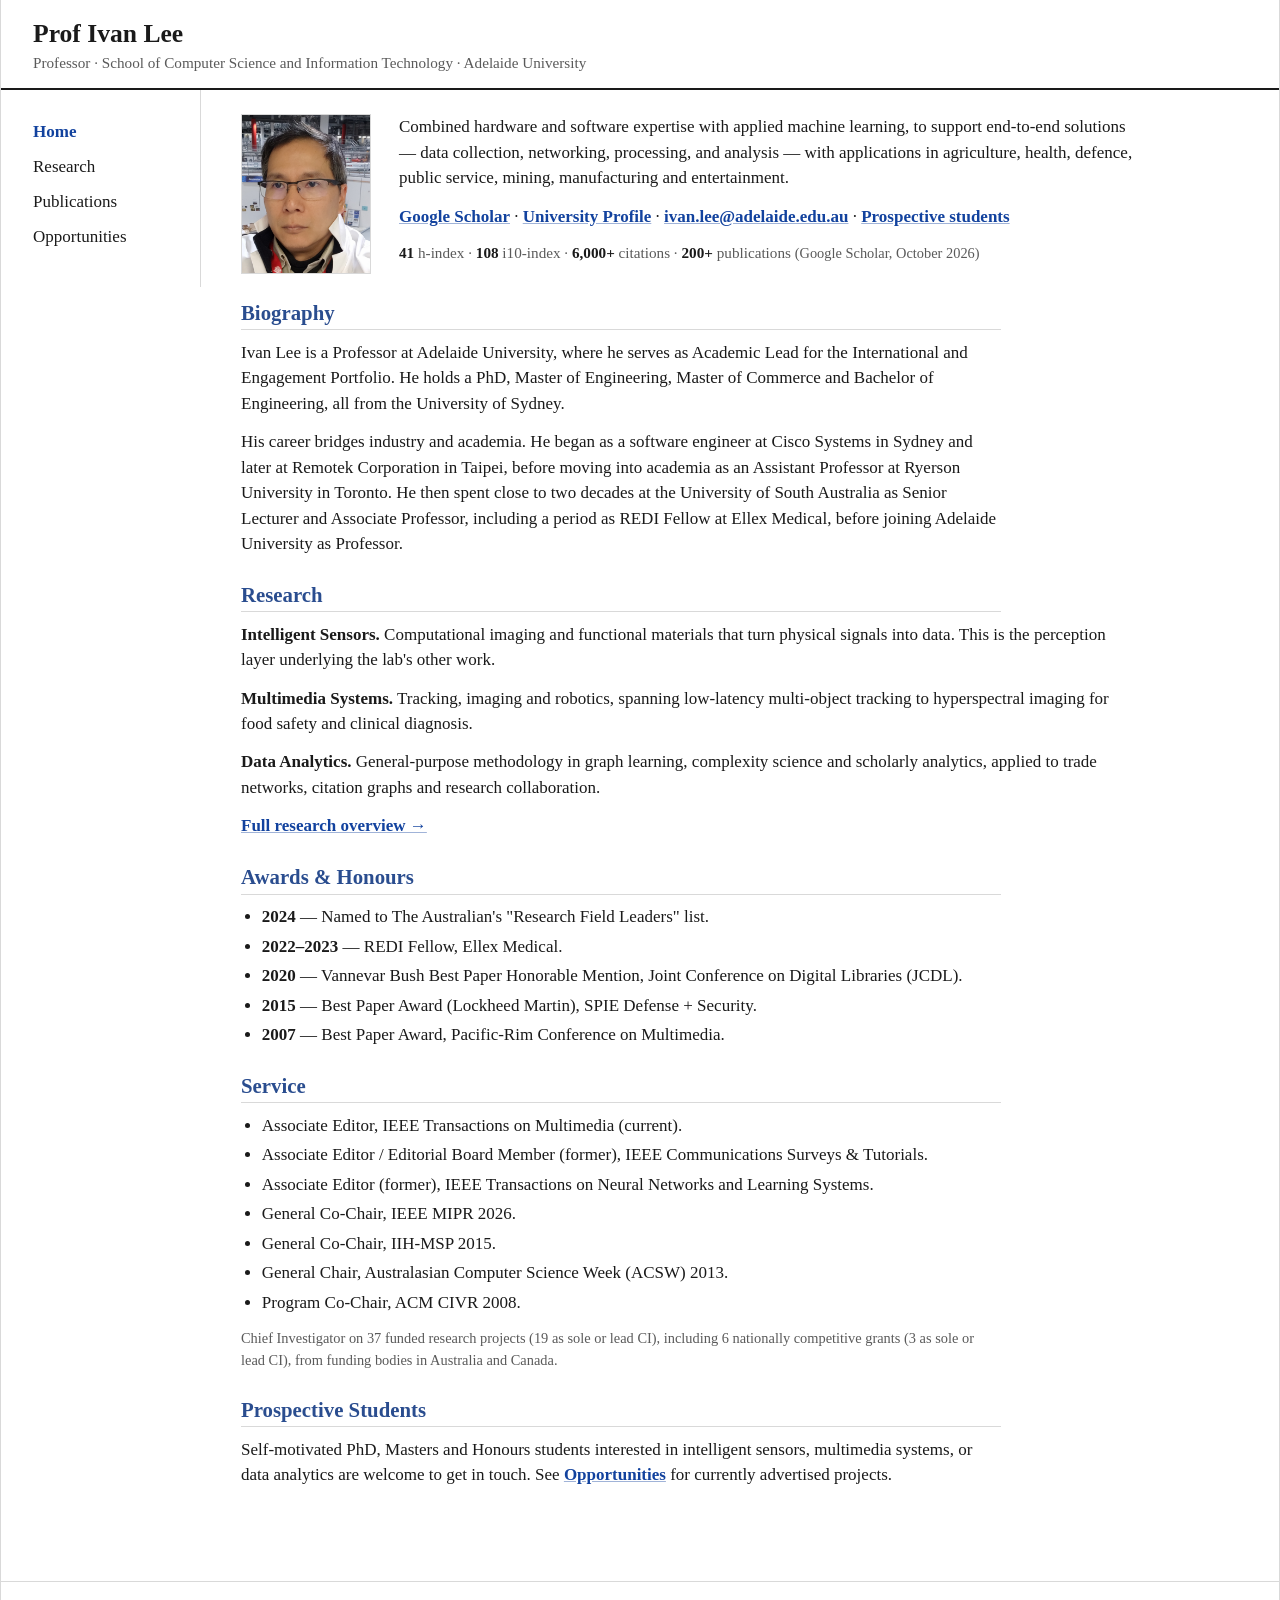
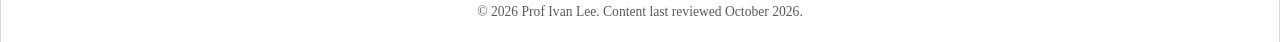
<file: index.html>
<!DOCTYPE html>
<html lang="en">
<head>
<meta charset="UTF-8">
<meta name="viewport" content="width=device-width, initial-scale=1.0">
<title>Home · Prof Ivan Lee </title>
<meta name="description" content="Prof Ivan Lee, researching Intelligent Sensors, Multimedia Systems and Data Analytics at University of Adelaide.">
<link rel="stylesheet" href="assets/css/style.css">
</head>
<body>
<div class="page">

<header class="masthead">
  <h1>Prof Ivan Lee</h1>
  <div class="role">Professor &middot; School of Computer Science and Information Technology &middot; Adelaide University</div>
</header>

<div class="layout">
  <nav class="sidebar">
    <a href="index.html" class="active">Home</a>
    <a href="research.html">Research</a>
    <a href="publications.html">Publications</a>
    <!-- <a href="team.html">Team</a> -->
    <a href="opportunities.html">Opportunities</a>
  </nav>

  <main class="content">

    <div class="intro">
      <!-- TODO: 放真实照片到 assets/img/team/ivan-lee.jpg,并把下方占位换成 <img class="avatar-photo" src="assets/img/team/ivan-lee.jpg" alt="Prof Ivan Lee"> -->
      <!-- <div class="avatar-box">photo</div> -->
      <img class="avatar-photo" src="assets/img/team/ivan_lee.png" alt="Prof Ivan Lee">
      <div class="intro-text">
        <p id="hero-tagline">Loading…</p>
        <p>
          <a href="#" data-scholar-url target="_blank" rel="noopener">Google Scholar</a> &middot;
          <a href="#" data-profile-url target="_blank" rel="noopener">University Profile</a> &middot;
          <a href="#" data-site-email>Email</a> &middot;
          <a href="opportunities.html">Prospective students</a>
        </p>
        <p class="metrics-line" id="metrics-line"></p>
      </div>
    </div>

    <h2>Biography</h2>
    <div id="bio"></div>

    <h2>Research</h2>
    <div id="theme-grid"></div>
    <p><a href="research.html">Full research overview &rarr;</a></p>

    <h2>Awards &amp; Honours</h2>
    <ul id="awards-list"></ul>

    <h2>Service</h2>
    <ul id="service-list"></ul>
    <p class="small muted" id="funding-note"></p>

    <!-- <h2>Collaborators</h2> -->
    <!-- <p class="small muted">Named collaborators from Prof Lee's research overview, by project.</p> -->
    <!-- <ul id="collaborators-list"></ul> -->

    <!-- <h2>Sponsors &amp; Partners</h2> -->
    <!-- <p class="small muted">Organisations that have funded or hosted Prof Lee's research, grouped as in his own research overview (snapshot: September 2026).</p> -->
    <!-- <div class="sponsors-grid" id="sponsors-grid"></div> -->

    <h2>Prospective Students</h2>
    <p>Self-motivated PhD, Masters and Honours students interested in intelligent sensors, multimedia systems, or data analytics are welcome to get in touch. See <a href="opportunities.html">Opportunities</a> for currently advertised projects.</p>

  </main>
</div>

<footer class="site-footer">
  &copy; <span id="footer-year"></span> Prof Ivan Lee. Content last reviewed <span data-last-verified></span>.
</footer>

</div>
<script src="assets/js/data.js"></script>
<script src="assets/js/render.js"></script>
</body>
</html>
</file>
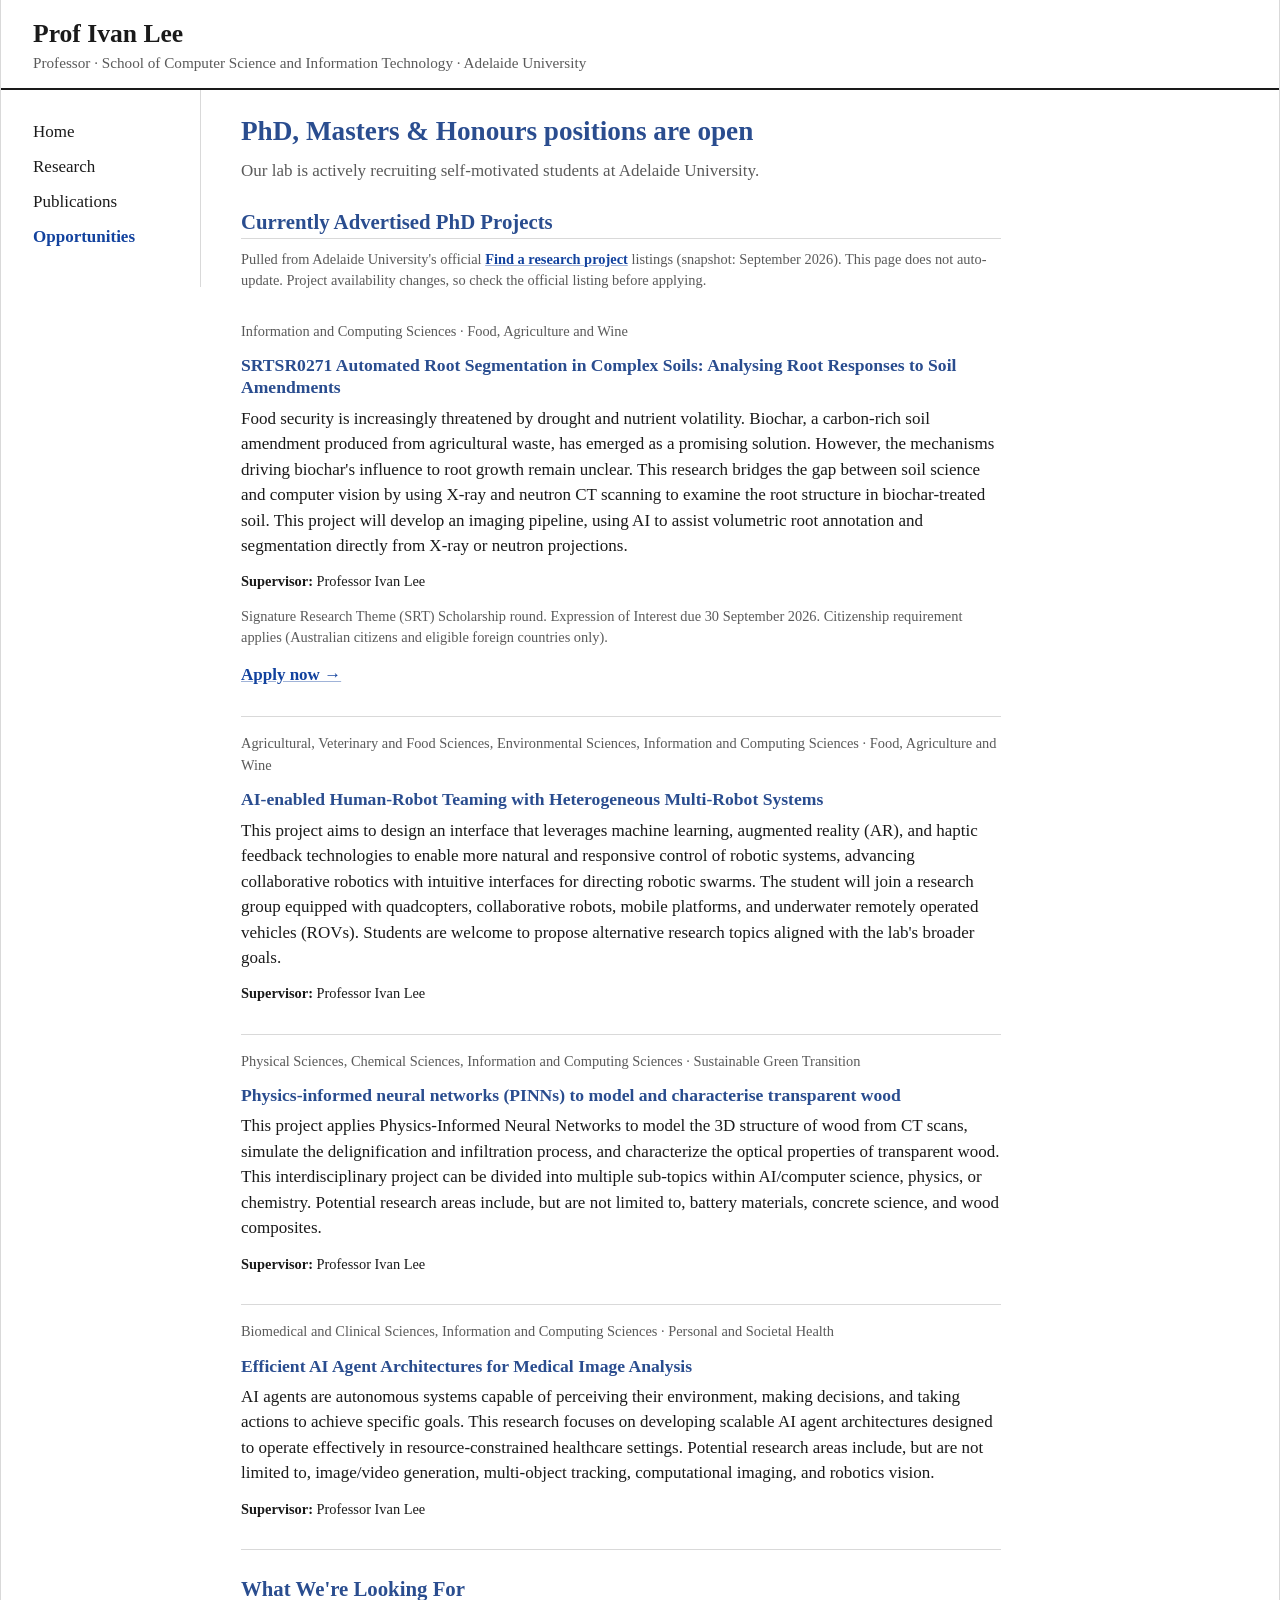
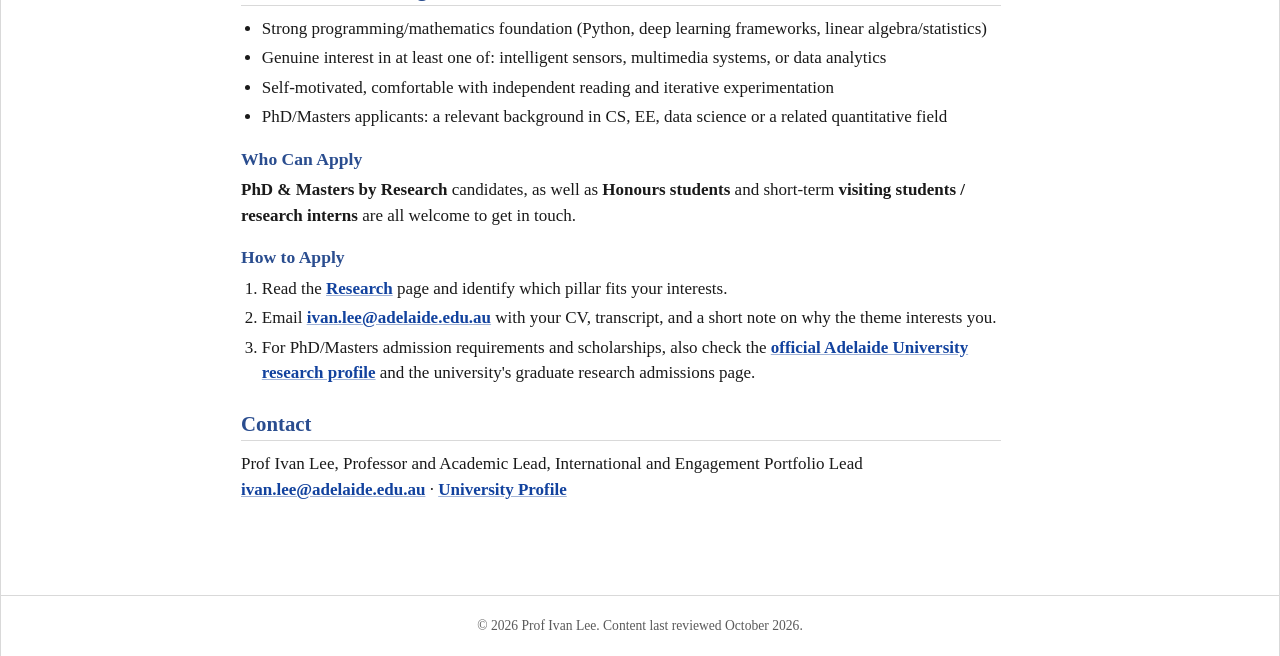
<file: opportunities.html>
<!DOCTYPE html>
<html lang="en">
<head>
<meta charset="UTF-8">
<meta name="viewport" content="width=device-width, initial-scale=1.0">
<title>Opportunities · Prof Ivan Lee</title>
<meta name="description" content="PhD, Masters and Honours positions.">
<link rel="stylesheet" href="assets/css/style.css">
</head>
<body>
<div class="page">

<header class="masthead">
  <h1>Prof Ivan Lee</h1>
  <div class="role">Professor &middot; School of Computer Science and Information Technology &middot; Adelaide University</div>
</header>

<div class="layout">
  <nav class="sidebar">
    <a href="index.html">Home</a>
    <a href="research.html">Research</a>
    <a href="publications.html">Publications</a>
    <!-- <a href="team.html">Team</a> -->
    <a href="opportunities.html" class="active">Opportunities</a>
  </nav>

  <main class="content">
    <h1>PhD, Masters &amp; Honours positions are open</h1>
    <p class="muted">Our lab is actively recruiting self-motivated students at Adelaide University.</p>

    <h2>Currently Advertised PhD Projects</h2>
    <p class="small muted">
      Pulled from Adelaide University's official
      <a href="https://www.adelaide.edu.au/research/research-degrees/research-projects/" target="_blank" rel="noopener">Find a research project</a>
      listings (snapshot: September 2026). This page does not auto-update. Project availability changes, so check the official listing before applying.
    </p>
    <div id="open-projects-list"></div>

    <h2>What We're Looking For</h2>
    <ul>
      <li>Strong programming/mathematics foundation (Python, deep learning frameworks, linear algebra/statistics)</li>
      <li>Genuine interest in at least one of: intelligent sensors, multimedia systems, or data analytics</li>
      <li>Self-motivated, comfortable with independent reading and iterative experimentation</li>
      <li>PhD/Masters applicants: a relevant background in CS, EE, data science or a related quantitative field</li>
    </ul>

    <h3>Who Can Apply</h3>
    <p><strong>PhD &amp; Masters by Research</strong> candidates, as well as <strong>Honours students</strong> and short-term <strong>visiting students / research interns</strong> are all welcome to get in touch.</p>

    <h3>How to Apply</h3>
    <ol>
      <li>Read the <a href="research.html">Research</a> page and identify which pillar fits your interests.</li>
      <li>Email <a href="#" data-site-email>email</a> with your CV, transcript, and a short note on why the theme interests you.</li>
      <li>For PhD/Masters admission requirements and scholarships, also check the <a href="#" data-profile-url target="_blank" rel="noopener">official Adelaide University research profile</a> and the university's graduate research admissions page.</li>
    </ol>

    <h2>Contact</h2>
    <p>
      Prof Ivan Lee, Professor and Academic Lead, International and Engagement Portfolio Lead<br>
      <a href="#" data-site-email>email</a> &middot;
      <a href="#" data-profile-url target="_blank" rel="noopener">University Profile</a>
    </p>
  </main>
</div>

<footer class="site-footer">
  &copy; <span id="footer-year"></span> Prof Ivan Lee. Content last reviewed <span data-last-verified></span>.
</footer>

</div>
<script src="assets/js/data.js"></script>
<script src="assets/js/render.js"></script>
</body>
</html>
</file>
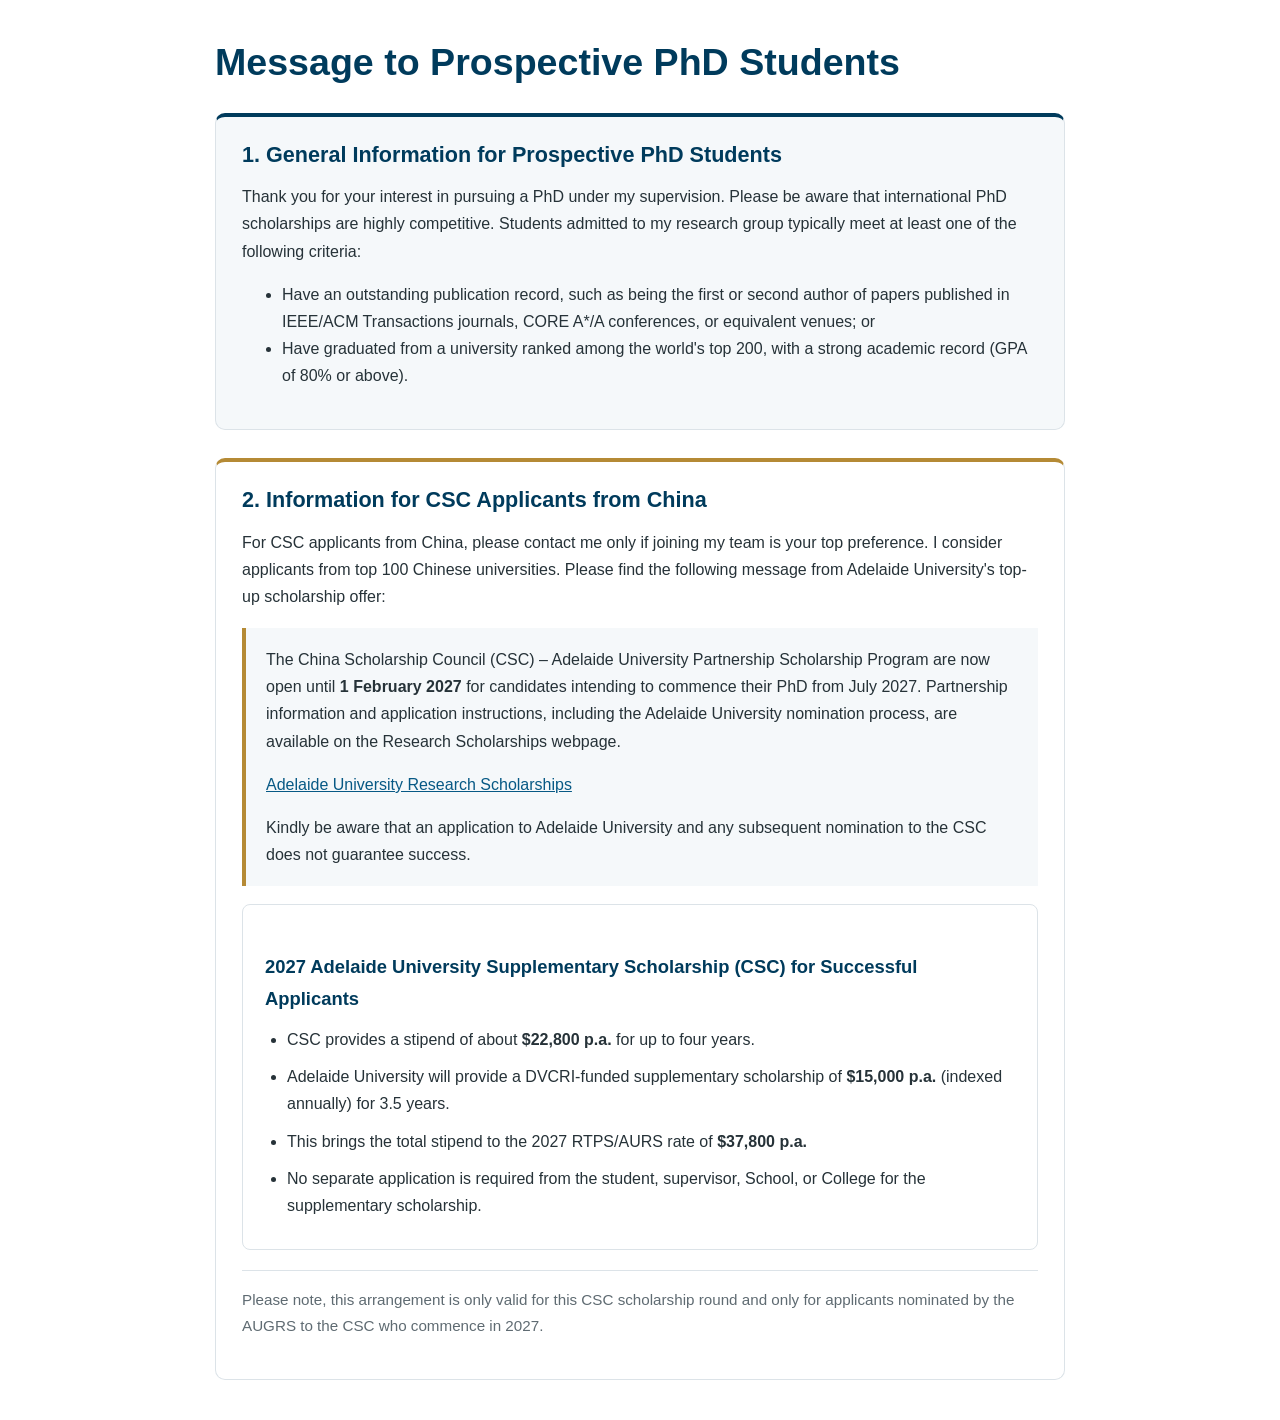
<file: prospective_phd_students.html>
<!DOCTYPE html>
<html lang="en-AU">
<head>
  <meta charset="UTF-8">
  <meta name="viewport" content="width=device-width, initial-scale=1.0">
  <meta name="description" content="Information for prospective PhD students and CSC applicants interested in joining the research team.">
  <title>Prospective PhD Students</title>
  <style>
    :root {
      --primary: #003b5c;
      --accent: #b58a35;
      --text: #263238;
      --muted: #5f6b72;
      --border: #dce3e8;
      --surface: #f5f8fa;
    }

    * { box-sizing: border-box; }

    body {
      margin: 0;
      padding: 40px 20px;
      background: #fff;
      color: var(--text);
      font-family: Arial, Helvetica, sans-serif;
      font-size: 16px;
      line-height: 1.7;
    }

    main {
      width: 100%;
      max-width: 850px;
      margin: 0 auto;
    }

    h1 {
      margin: 0 0 28px;
      color: var(--primary);
      font-size: clamp(1.8rem, 4vw, 2.35rem);
      line-height: 1.2;
    }

    h2 {
      margin: 0 0 14px;
      color: var(--primary);
      font-size: 1.35rem;
      line-height: 1.3;
    }

    h3 {
      margin: 26px 0 12px;
      color: var(--primary);
      font-size: 1.15rem;
    }

    p { margin: 0 0 16px; }

    .section {
      margin-top: 28px;
      padding: 24px 26px;
      border: 1px solid var(--border);
      border-radius: 10px;
    }

    .general {
      background: var(--surface);
      border-top: 4px solid var(--primary);
    }

    .csc {
      border-top: 4px solid var(--accent);
    }

    .notice {
      margin: 18px 0;
      padding: 18px 20px;
      border-left: 4px solid var(--accent);
      background: var(--surface);
    }

    .notice p:last-child { margin-bottom: 0; }

    .scholarship {
      margin-top: 18px;
      padding: 20px 22px;
      border: 1px solid var(--border);
      border-radius: 8px;
      background: #fff;
    }

    .scholarship ul {
      margin: 12px 0 0;
      padding-left: 22px;
    }

    .scholarship li { margin: 0 0 10px; }

    a {
      color: #075985;
      overflow-wrap: anywhere;
    }

    .closing-note {
      margin-top: 20px;
      padding-top: 16px;
      border-top: 1px solid var(--border);
      color: var(--muted);
      font-size: 0.95rem;
    }

    @media (max-width: 600px) {
      body { padding: 26px 16px; }
      .section { padding: 18px; }
      .notice, .scholarship { padding: 16px; }
    }
  </style>
</head>
<body>
  <main>
    <h1>Message to Prospective PhD Students</h1>

    <section class="section general" aria-labelledby="general-heading">
      <h2 id="general-heading">1. General Information for Prospective PhD Students</h2>
  <p>
    Thank you for your interest in pursuing a PhD under my supervision.
    Please be aware that international PhD scholarships are highly competitive.
    Students admitted to my research group typically meet at least one of the
    following criteria:
  </p>
  <ul>
    <li>
      Have an outstanding publication record, such as being the first or second
      author of papers published in IEEE/ACM Transactions journals, CORE A*/A
      conferences, or equivalent venues; or
    </li>
    <li>
      Have graduated from a university ranked among the world's top 200, with
      a strong academic record (GPA of 80% or above).
    </li>
  </ul>
    </section>

    <section class="section csc" aria-labelledby="csc-heading">
      <h2 id="csc-heading">2. Information for CSC Applicants from China</h2>
      <p>For CSC applicants from China, please contact me only if joining my team is your top preference. I consider applicants from top 100 Chinese universities. Please find the following message from Adelaide University's top-up scholarship offer:</p>

      <div class="notice" aria-label="CSC application information">
        <p>The China Scholarship Council (CSC) – Adelaide University Partnership Scholarship Program are now open until <strong>1 February 2027</strong> for candidates intending to commence their PhD from July 2027. Partnership information and application instructions, including the Adelaide University nomination process, are available on the Research Scholarships webpage.</p>
        <p><a href="https://adelaide.edu.au/research/research-degrees/research-scholarships/" target="_blank" rel="noopener noreferrer">Adelaide University Research Scholarships</a></p>
        <p>Kindly be aware that an application to Adelaide University and any subsequent nomination to the CSC does not guarantee success.</p>
      </div>

      <div class="scholarship">
        <h3>2027 Adelaide University Supplementary Scholarship (CSC) for Successful Applicants</h3>
        <ul>
          <li>CSC provides a stipend of about <strong>$22,800 p.a.</strong> for up to four years.</li>
          <li>Adelaide University will provide a DVCRI-funded supplementary scholarship of <strong>$15,000 p.a.</strong> (indexed annually) for 3.5 years.</li>
          <li>This brings the total stipend to the 2027 RTPS/AURS rate of <strong>$37,800 p.a.</strong></li>
          <li>No separate application is required from the student, supervisor, School, or College for the supplementary scholarship.</li>
        </ul>
      </div>

      <p class="closing-note">Please note, this arrangement is only valid for this CSC scholarship round and only for applicants nominated by the AUGRS to the CSC who commence in 2027.</p>
    </section>
  </main>
</body>
</html>
</file>
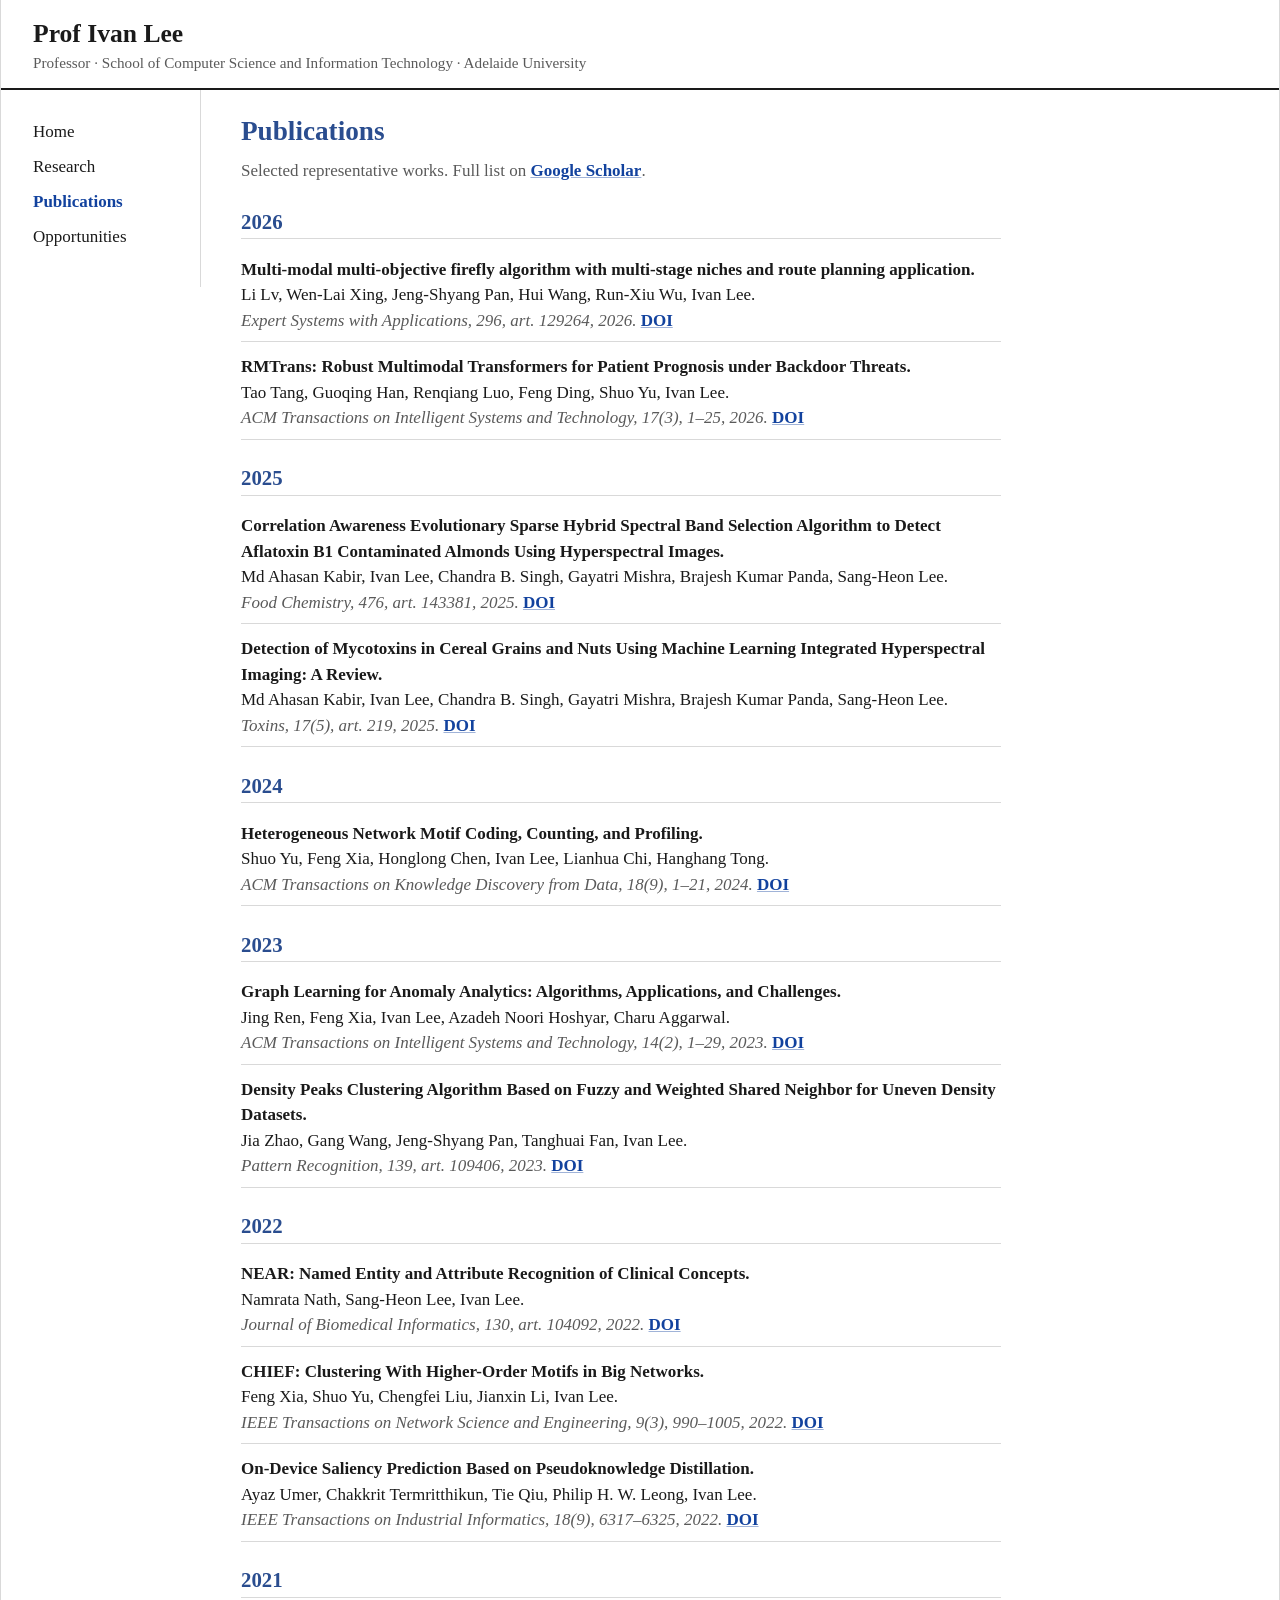
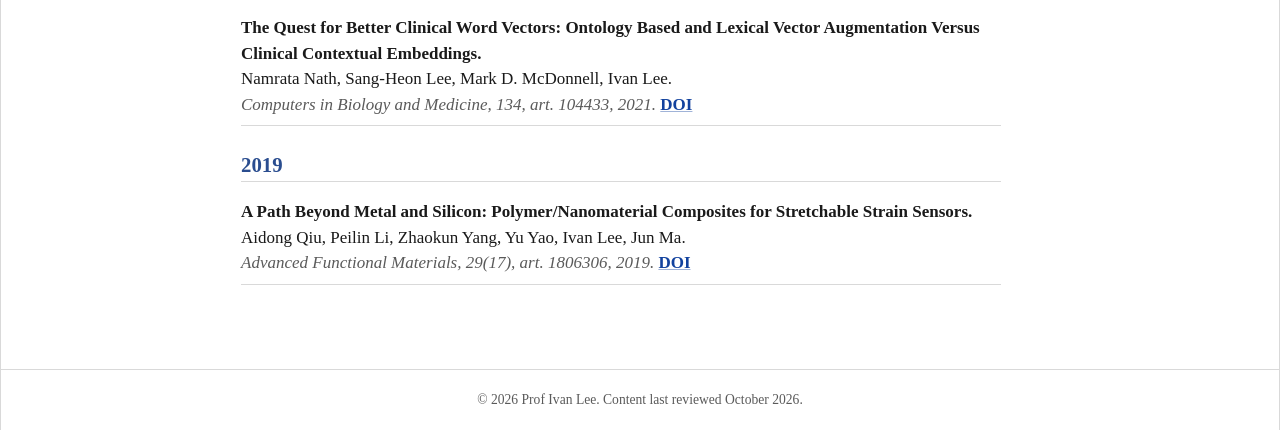
<file: publications.html>
<!DOCTYPE html>
<html lang="en">
<head>
<meta charset="UTF-8">
<meta name="viewport" content="width=device-width, initial-scale=1.0">
<title>Publications · Prof Ivan Lee</title>
<meta name="description" content="Selected publications by Prof Ivan Lee.">
<link rel="stylesheet" href="assets/css/style.css">
</head>
<body>
<div class="page">

<header class="masthead">
  <h1>Prof Ivan Lee</h1>
  <div class="role">Professor &middot; School of Computer Science and Information Technology &middot; Adelaide University</div>
</header>

<div class="layout">
  <nav class="sidebar">
    <a href="index.html">Home</a>
    <a href="research.html">Research</a>
    <a href="publications.html" class="active">Publications</a>
    <!-- <a href="team.html">Team</a> -->
    <a href="opportunities.html">Opportunities</a>
  </nav>

  <main class="content">
    <h1>Publications</h1>
    <p class="muted">Selected representative works. Full list on <a href="#" data-scholar-url target="_blank" rel="noopener">Google Scholar</a>.</p>
    <!--
      这里只收录了官方 profile 页面列出的代表性成果(约15条),完整发表列表请以 Google Scholar 为准。
      千人级合著的 Global Burden of Disease 系列论文未纳入(非其独立研究方向的代表作)。
    -->
    <div id="publications-list"></div>
  </main>
</div>

<footer class="site-footer">
  &copy; <span id="footer-year"></span> Prof Ivan Lee. Content last reviewed <span data-last-verified></span>.
</footer>

</div>
<script src="assets/js/data.js"></script>
<script src="assets/js/render.js"></script>
</body>
</html>
</file>
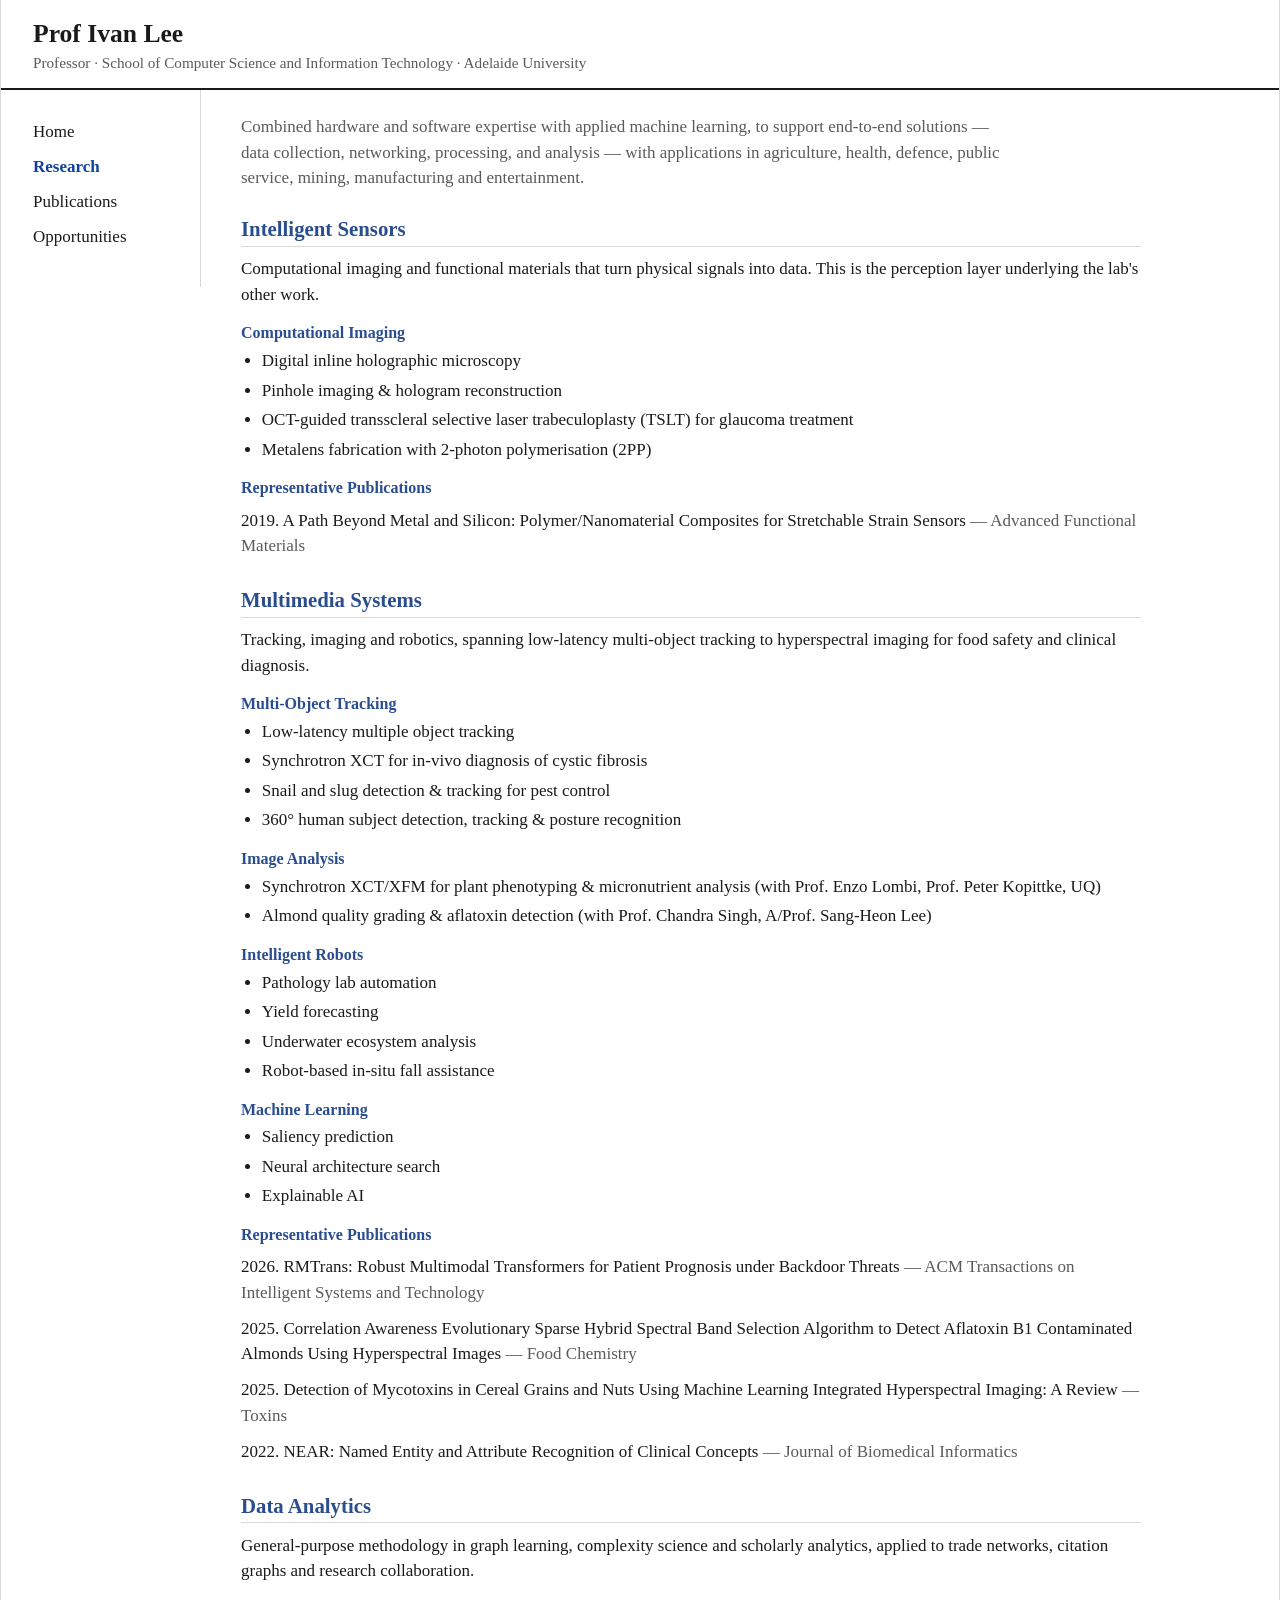
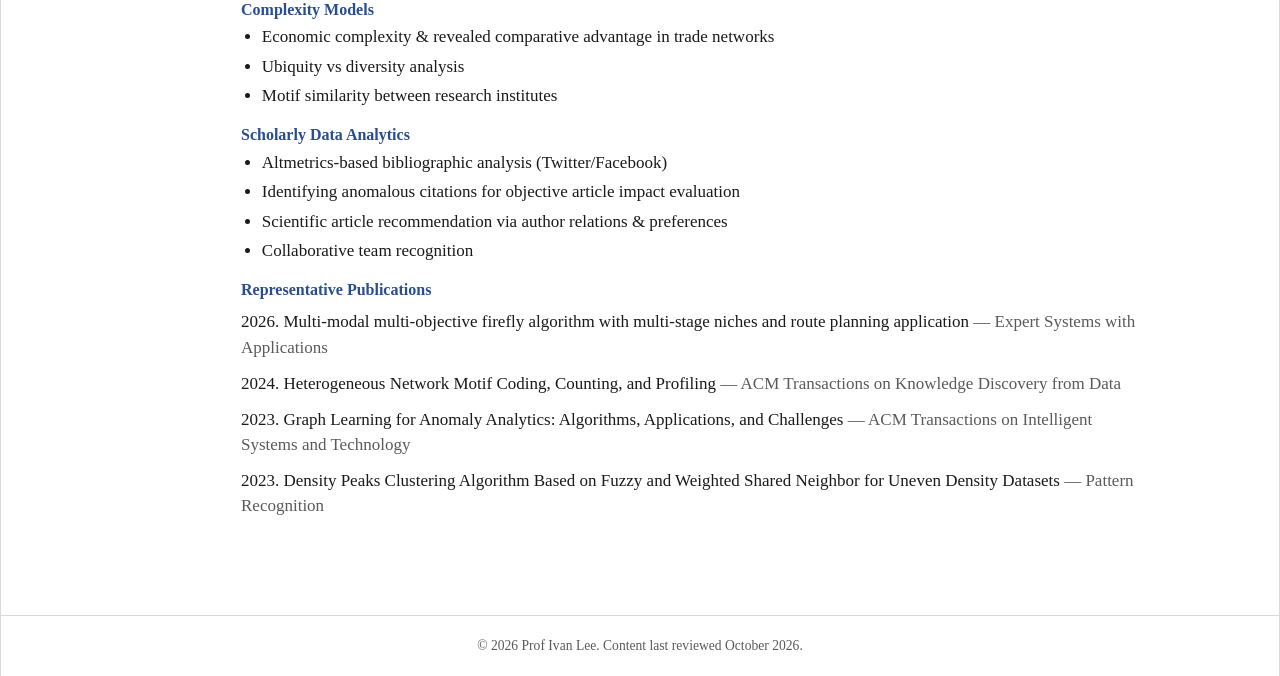
<file: research.html>
<!DOCTYPE html>
<html lang="en">
<head>
<meta charset="UTF-8">
<meta name="viewport" content="width=device-width, initial-scale=1.0">
<title>Research · Prof Ivan Lee</title>
<meta name="description" content="Research areas: Intelligent Sensors, Multimedia Systems, Data Analytics.">
<link rel="stylesheet" href="assets/css/style.css">
</head>
<body>
<div class="page">

<header class="masthead">
  <h1>Prof Ivan Lee</h1>
  <div class="role">Professor &middot; School of Computer Science and Information Technology &middot; Adelaide University</div>
</header>

<div class="layout">
  <nav class="sidebar">
    <a href="index.html">Home</a>
    <a href="research.html" class="active">Research</a>
    <a href="publications.html">Publications</a>
    <!-- <a href="team.html">Team</a> -->
    <a href="opportunities.html">Opportunities</a>
  </nav>

  <main class="content">
    <p class="muted" id="hero-tagline">Loading…</p>
    <!-- <p class="small muted">Three pillars, framed as in Prof Lee's own research overview.</p> -->
    <div id="research-detail"></div>
  </main>
</div>

<footer class="site-footer">
  &copy; <span id="footer-year"></span> Prof Ivan Lee. Content last reviewed <span data-last-verified></span>.
</footer>

</div>
<script src="assets/js/data.js"></script>
<script src="assets/js/render.js"></script>
</body>
</html>
</file>
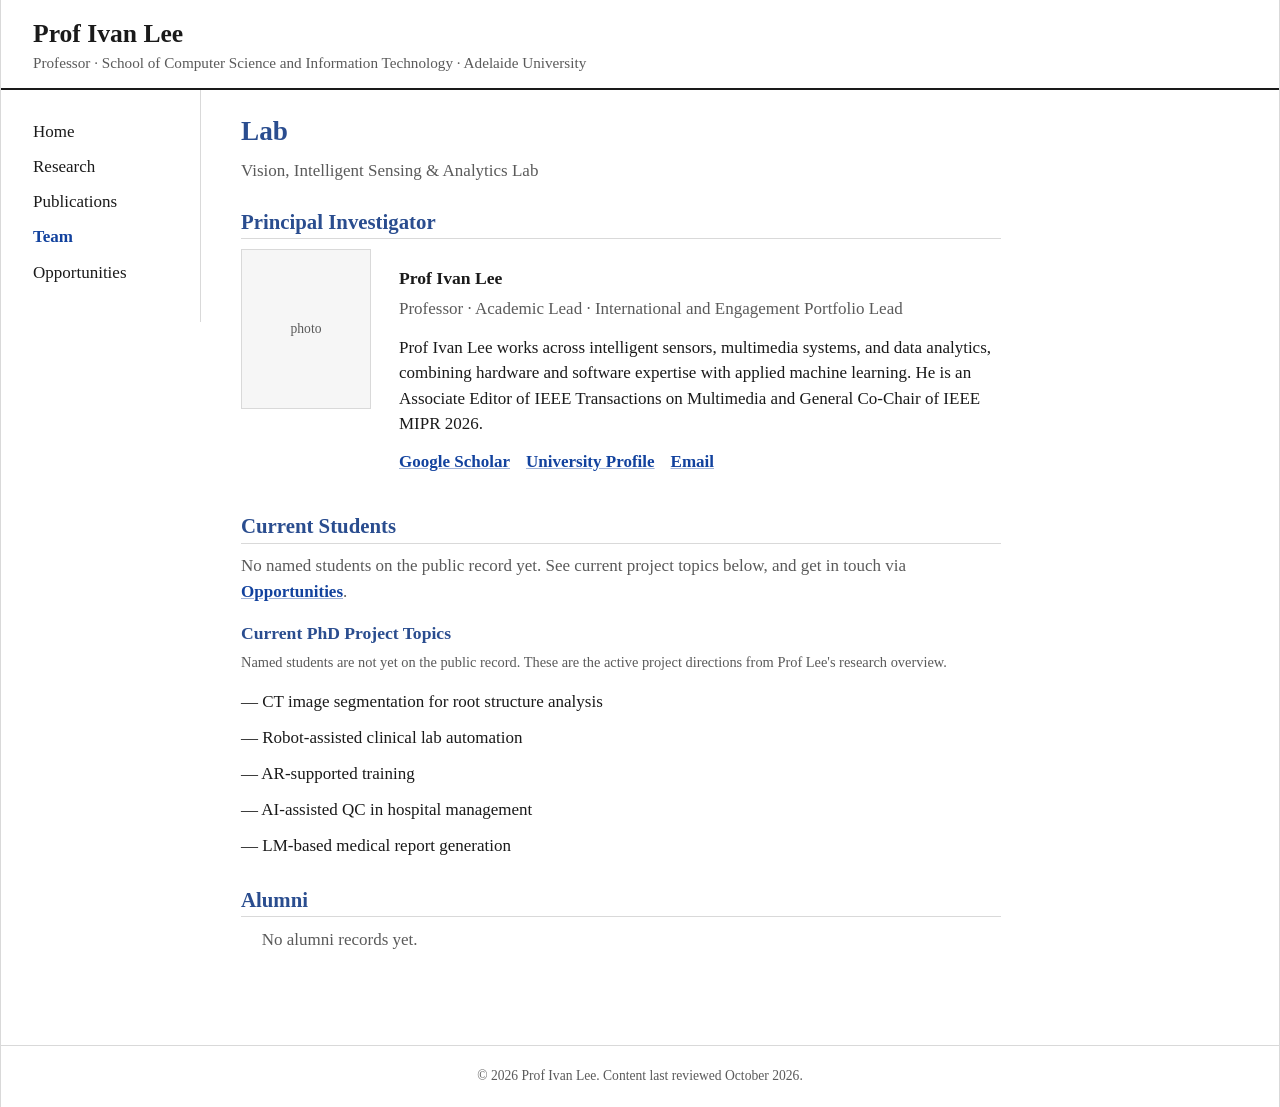
<file: team.html>
<!DOCTYPE html>
<html lang="en">
<head>
<meta charset="UTF-8">
<meta name="viewport" content="width=device-width, initial-scale=1.0">
<title>Team · Prof Ivan Lee</title>
<meta name="description" content="Lab team: PI, current PhD projects, and alumni.">
<link rel="stylesheet" href="assets/css/style.css">
</head>
<body>
<div class="page">

<header class="masthead">
  <h1>Prof Ivan Lee</h1>
  <div class="role">Professor &middot; School of Computer Science and Information Technology &middot; Adelaide University</div>
</header>

<div class="layout">
  <nav class="sidebar">
    <a href="index.html">Home</a>
    <a href="research.html">Research</a>
    <a href="publications.html">Publications</a>
    <a href="team.html" class="active">Team</a>
    <a href="opportunities.html">Opportunities</a>
  </nav>

  <main class="content">
    <h1>Lab</h1>
    <p class="muted">Vision, Intelligent Sensing &amp; Analytics Lab</p>

    <h2>Principal Investigator</h2>
    <div id="pi-card"></div>

    <h2>Current Students</h2>
    <div id="students-grid"></div>

    <h3>Current PhD Project Topics</h3>
    <p class="small muted">Named students are not yet on the public record. These are the active project directions from Prof Lee's research overview.</p>
    <ul class="project-list" id="current-projects-list"></ul>

    <h2>Alumni</h2>
    <ul id="alumni-list"></ul>
  </main>
</div>

<footer class="site-footer">
  &copy; <span id="footer-year"></span> Prof Ivan Lee. Content last reviewed <span data-last-verified></span>.
</footer>

</div>
<script src="assets/js/data.js"></script>
<script src="assets/js/render.js"></script>
</body>
</html>
</file>
<file: assets/css/style.css>
/*
 * 极简学术风格,参考 rp-main 模板(sidebar 导航 + Georgia/Times 衬线字体)与
 * czh513.github.io 的朴素排版。全站只用一个强调色(蓝),黑/白/灰为中性色,不计入配色数。
 * 不用卡片阴影、圆角徽章、渐变——纯文本层级 + 边框分隔。
 */
:root {
  --ink: #1a1a1a;
  --muted: #5a5a5a;
  --accent: #2a4d8f;
  --link: #12429e;
  --border: #d9d9d9;
  --bg-sidebar: #f6f6f6;
  --bg-page: #ececeb;
}

* { box-sizing: border-box; }
html { background: var(--bg-page); }
body {
  margin: 0;
  font-family: "Times New Roman", Times, Georgia, serif;
  color: var(--ink);
  background: var(--bg-page);
  line-height: 1.5;
  font-size: 17px;
}
a { color: var(--link); text-decoration: underline; text-decoration-color: rgba(18,66,158,0.4); font-weight: 600; }
a:hover { text-decoration-color: var(--link); }
h1, h2, h3, h4, h5, h6 { color: var(--accent); font-weight: bold; line-height: 1.25; }
h1 { font-size: 1.7rem; margin: 0 0 0.6rem; }
h2 { font-size: 1.3rem; margin: 1.6rem 0 0.6rem; padding-bottom: 0.2rem; border-bottom: 1px solid var(--border); }
h3 { font-size: 1.1rem; margin: 1.2rem 0 0.4rem; }
h4 { font-size: 1rem; margin: 1rem 0 0.3rem; }
p { margin: 0 0 0.8rem; }
ul, ol { margin: 0 0 0.8rem; padding-left: 1.3rem; }
li { margin-bottom: 0.25rem; }
hr { border: none; border-top: 1px solid var(--border); margin: 1.5rem 0; }
.muted { color: var(--muted); }
.small { font-size: 0.9rem; }

/* ===== Page shell: white "sheet" framed by a gray page background ===== */
.page { max-width: 1300px; margin: 0 auto; background: #fff; border-left: 1px solid var(--border); border-right: 1px solid var(--border); min-height: 100vh; }

.masthead {
  padding: 1.1rem 2rem 0.85rem;
  border-bottom: 2px solid var(--ink);
}
.masthead h1 { color: var(--ink); margin: 0; font-size: 1.6rem; }
.masthead .role { color: var(--muted); font-size: 0.95rem; margin-top: 0.15rem; }

.layout { display: flex; align-items: flex-start; }
.sidebar {
  width: 200px; flex-shrink: 0; padding: 1.5rem 1rem 2rem 2rem;
  border-right: 1px solid var(--border);
}
.sidebar a {
  display: block; padding: 0.3rem 0; color: var(--ink); text-decoration: none; font-weight: normal;
}
.sidebar a:hover { color: var(--link); }
.sidebar a.active { color: var(--link); font-weight: bold; }
.content { flex: 1; min-width: 0; padding: 1.5rem 2.5rem 3rem; }
.content > :not(.intro):not(#theme-grid):not(#research-detail):not(.sponsors-grid) { max-width: 760px; }
.intro, #theme-grid, #research-detail { max-width: 900px; }
.sponsors-grid { max-width: 1000px; }

@media (max-width: 700px) {
  .layout { flex-direction: column; }
  .sidebar {
    width: 100%; border-right: none; border-bottom: 1px solid var(--border);
    padding: 0.75rem 1.5rem; display: flex; flex-wrap: wrap; gap: 0 1.2rem;
  }
  .sidebar a { padding: 0.3rem 0; }
  .content { padding: 1.25rem 1.5rem 2.5rem; }
}

/* ===== Home ===== */
.intro { display: flex; gap: 1.75rem; align-items: flex-start; flex-wrap: wrap; margin-bottom: 1rem; }
.avatar-box {
  width: 130px; height: 160px; flex-shrink: 0; background: var(--bg-sidebar);
  border: 1px solid var(--border); display: flex; align-items: center; justify-content: center;
  color: var(--muted); font-size: 0.85rem; text-align: center;
}
.avatar-photo { width: 130px; height: 160px; object-fit: cover; display: block; border: 1px solid var(--border); }
.intro-text { flex: 1; min-width: 280px; }
.metrics-line { color: var(--muted); font-size: 0.95rem; margin: 0.75rem 0 0; }
.metrics-line strong { color: var(--ink); }

.sponsors-grid { display: flex; flex-direction: column; gap: 1.5rem; margin: 1rem 0 0.8rem; }
.sponsor-figure { margin: 0; }
.sponsor-figure img { max-width: 100%; height: auto; border: 1px solid var(--border); display: block; }
.sponsor-figure figcaption { font-size: 0.85rem; color: var(--muted); margin-top: 0.35rem; }

/* ===== Research page ===== */
.subarea-list { margin-top: 0.2rem; }
.pub-mini-list { list-style: none; padding-left: 0; margin-top: 0.4rem; }
.pub-mini-list li { padding: 0.2rem 0; }

/* ===== Publications: full citation, definition-list-like ===== */
.pub-year-heading { margin-top: 1.6rem; }
.pub-list { list-style: none; padding-left: 0; margin: 0.5rem 0 0; }
.pub-entry { padding: 0.5rem 0; border-bottom: 1px solid var(--border); }
.pub-entry .pub-title { font-weight: bold; }
.pub-entry .pub-authors { display: block; }
.pub-entry .pub-cite { color: var(--muted); font-style: italic; }
.pub-entry .pub-cat { color: var(--muted); font-size: 0.85rem; }

/* ===== Team ===== */
.pi-block { display: flex; gap: 1.75rem; flex-wrap: wrap; margin-top: 0.5rem; }
.pi-text { flex: 1 1 320px; min-width: 0; }
.link-row a { margin-right: 1rem; }
.member-entry { margin-bottom: 0.6rem; }
.project-list { list-style: none; padding-left: 0; }
.project-list li { padding: 0.2rem 0; }
.project-list li::before { content: "— "; }

/* ===== Opportunities ===== */
.project-card { padding: 1rem 0; border-bottom: 1px solid var(--border); }
.project-card h3 { margin-top: 0.2rem; }
.note-line { color: var(--muted); font-size: 0.9rem; }
.apply-link { font-weight: bold; }

/* ===== Footer ===== */
.site-footer {
  border-top: 1px solid var(--border); margin-top: 2rem; padding: 1.25rem 1.5rem;
  color: var(--muted); font-size: 0.85rem; text-align: center;
}
.site-footer a { color: var(--muted); }
</file>
